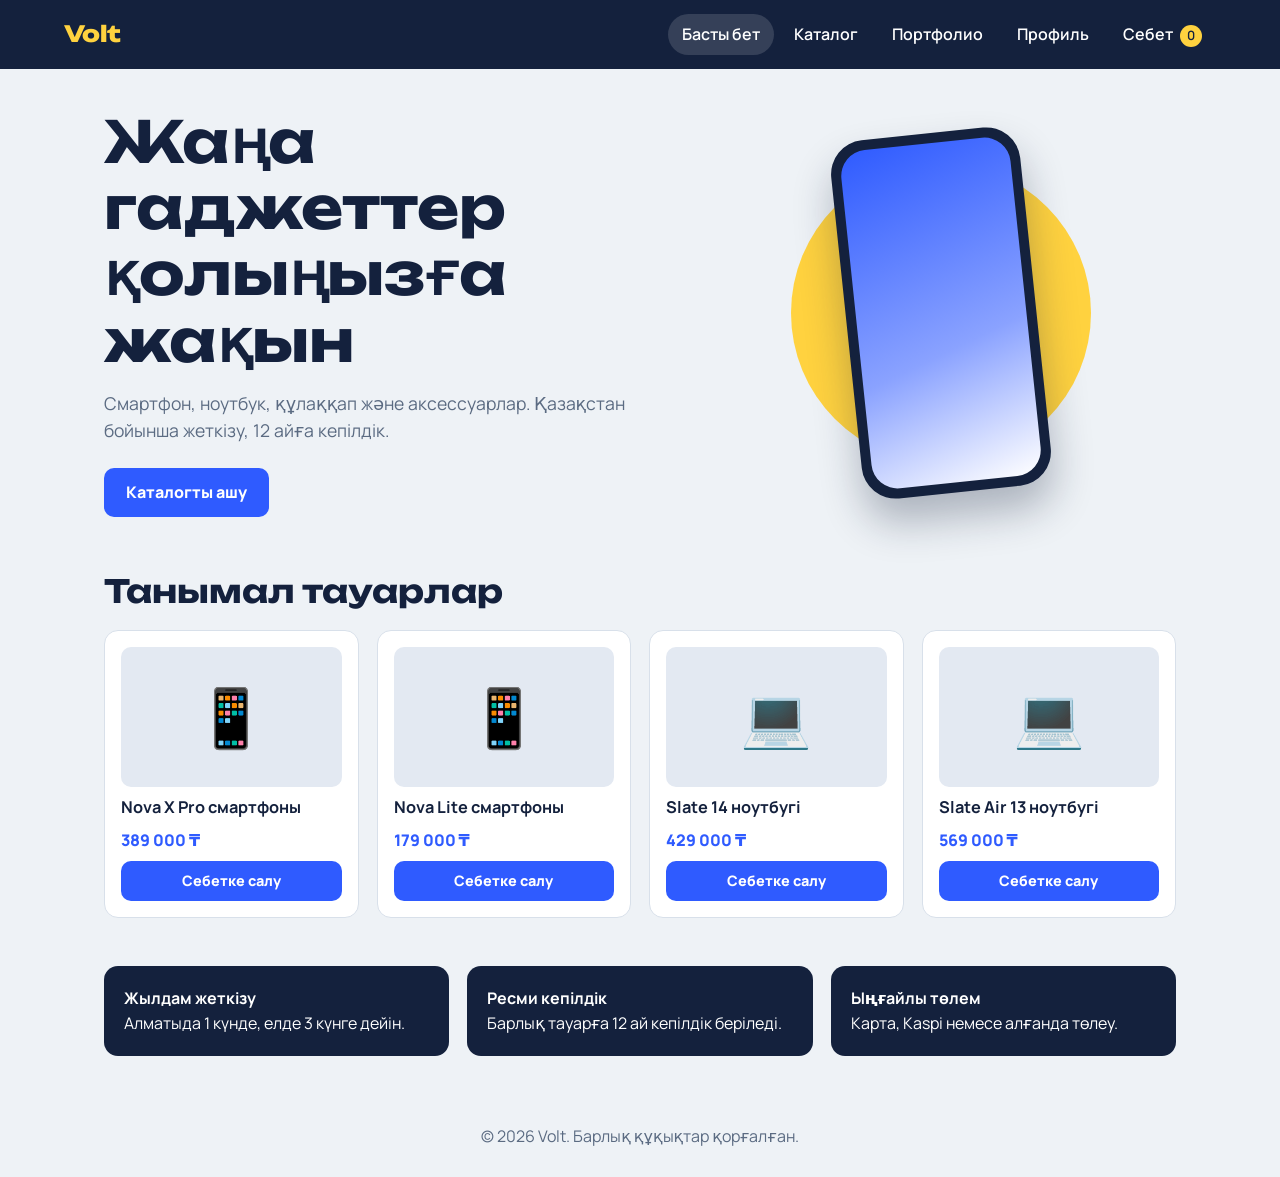
<file: index.html>
<!DOCTYPE html>
<html lang="kk">
<head>
<meta charset="UTF-8">
<meta name="viewport" content="width=device-width, initial-scale=1">
<title>Volt — гаджет дүкені</title>
<link rel="preconnect" href="https://fonts.googleapis.com">
<link rel="preconnect" href="https://fonts.gstatic.com" crossorigin>
<link href="https://fonts.googleapis.com/css2?family=Manrope:wght@400;600;800&family=Unbounded:wght@600;800&display=swap" rel="stylesheet">
<link rel="stylesheet" href="style.css">
</head>
<body>

<header class="top">
  <a class="logo" href="#home">Volt</a>
  <button class="burger" id="burger" aria-label="Мәзір" aria-expanded="false">☰</button>
  <nav id="nav">
    <a href="#home">Басты бет</a>
    <a href="#catalog">Каталог</a>
    <a href="#portfolio">Портфолио</a>
    <a href="#profile">Профиль</a>
    <a href="#cart">Себет <span id="cartCount">0</span></a>
  </nav>
</header>

<main>
  <!-- Басты бет -->
  <section class="page" id="home">
    <div class="hero">
      <div>
        <h1>Жаңа гаджеттер қолыңызға жақын</h1>
        <p class="lead">Смартфон, ноутбук, құлаққап және аксессуарлар. Қазақстан бойынша жеткізу, 12 айға кепілдік.</p>
        <a class="btn" href="#catalog">Каталогты ашу</a>
      </div>
      <div class="stage" aria-hidden="true"><div class="device"><i></i></div></div>
    </div>
    <h2 class="gap">Танымал тауарлар</h2>
    <div class="grid" id="featured"></div>
    <div class="perks">
      <div><strong>Жылдам жеткізу</strong><br>Алматыда 1 күнде, елде 3 күнге дейін.</div>
      <div><strong>Ресми кепілдік</strong><br>Барлық тауарға 12 ай кепілдік беріледі.</div>
      <div><strong>Ыңғайлы төлем</strong><br>Карта, Kaspi немесе алғанда төлеу.</div>
    </div>
  </section>

  <!-- Каталог -->
  <section class="page" id="catalog">
    <h2>Каталог</h2>
    <div class="toolbar">
      <input id="search" type="search" placeholder="Тауар атауын іздеу" aria-label="Іздеу">
      <select id="category" aria-label="Санат"><option value="">Барлық санаттар</option></select>
      <select id="sort" aria-label="Сұрыптау">
        <option value="">Сұрыптаусыз</option>
        <option value="asc">Бағасы: өсу бойынша</option>
        <option value="desc">Бағасы: кему бойынша</option>
      </select>
    </div>
    <div class="grid" id="grid"></div>
    <p class="muted" id="noResult" hidden>Ештеңе табылмады. Іздеу сөзін немесе санатты өзгертіп көріңіз.</p>
  </section>

  <!-- Себет -->
  <section class="page" id="cart">
    <h2>Себет</h2>
    <p id="cartEmpty">Себет бос. <a class="link" href="#catalog">Каталогтан тауар таңдаңыз</a>.</p>
    <div id="cartBox" hidden>
      <div id="cartList"></div>
      <div class="summary">
        <span>Барлығы: <strong id="total">0 ₸</strong></span>
        <button class="btn" id="checkout">Тапсырыс беру</button>
      </div>
    </div>
  </section>

  <!-- Профиль -->
  <section class="page" id="profile">
    <h2>Профиль</h2>
    <form class="form" id="profileForm">
      <label>Аты-жөні <input name="name" type="text" autocomplete="name"></label>
      <label>Email <input name="email" type="email" autocomplete="email"></label>
      <label>Телефон <input name="phone" type="tel" autocomplete="tel" placeholder="+7 ___ ___ __ __"></label>
      <label>Қала <input name="city" type="text" autocomplete="address-level2"></label>
      <button class="btn" type="submit">Профильді сақтау</button>
    </form>
  </section>

  <!-- Портфолио -->
  <section class="page" id="portfolio">
    <h2>Портфолио</h2>
    <div class="grid">
      <article class="card"><div class="thumb">🖥️</div><h3>Volt вебсайты</h3><p class="muted">Гаджет дүкенінің адаптивті сайты: каталог, себет, профиль.</p></article>
      <article class="card"><div class="thumb">📲</div><h3>Мобильді нұсқа</h3><p class="muted">Телефонға арналған интерфейс және Figma прототипі.</p></article>
      <article class="card"><div class="thumb">🎨</div><h3>Брендинг</h3><p class="muted">Логотип, түстер мен қаріптер жүйесі.</p></article>
    </div>
  </section>
</main>

<footer class="foot">© 2026 Volt. Барлық құқықтар қорғалған.</footer>
<div class="toast" id="toast" role="status" aria-live="polite"></div>

<script src="script.js"></script>
</body>
</html>
</file>
<file: style.css>
:root{
  --bg:#eef2f6; --ink:#14213d; --muted:#5b6b82; --blue:#2f5bff;
  --yellow:#ffd23f; --card:#fff; --line:#d8e0ea; --r:14px;
}
*{box-sizing:border-box;margin:0}
html{scroll-behavior:smooth}
body{font-family:Manrope,system-ui,sans-serif;background:var(--bg);color:var(--ink);line-height:1.55}
a{color:inherit;text-decoration:none}
:focus-visible{outline:3px solid var(--blue);outline-offset:2px}

/* Header */
.top{position:sticky;top:0;z-index:10;display:flex;align-items:center;justify-content:space-between;padding:14px 5vw;background:var(--ink);color:#fff}
.logo{font-family:Unbounded,sans-serif;font-weight:800;font-size:1.4rem;color:var(--yellow)}
nav{display:flex;gap:6px}
nav a{padding:8px 14px;border-radius:999px;font-weight:600}
nav a:hover,nav a.active{background:rgba(255,255,255,.14)}
#cartCount{display:inline-grid;place-items:center;min-width:22px;height:22px;margin-left:4px;border-radius:11px;background:var(--yellow);color:var(--ink);font-size:.8rem}
.burger{display:none;background:none;border:0;color:#fff;font-size:1.6rem;cursor:pointer}

/* Pages */
main{min-height:70vh}
.page{display:none;padding:40px 5vw;max-width:1200px;margin:0 auto}
.page.active{display:block}
h1,h2{font-family:Unbounded,sans-serif;line-height:1.15}
h1{font-size:clamp(2rem,5vw,3.6rem);margin-bottom:16px}
h2{font-size:clamp(1.4rem,3vw,2rem);margin-bottom:20px}
h2.gap{margin-top:56px}
.lead{max-width:48ch;margin-bottom:24px;color:var(--muted);font-size:1.1rem}
.muted{color:var(--muted)}
.link{color:var(--blue);font-weight:800;text-decoration:underline}

/* Hero */
.hero{display:grid;grid-template-columns:1.2fr 1fr;gap:40px;align-items:center}
.stage{position:relative;display:grid;place-items:center;min-height:380px}
.stage::before{content:"";position:absolute;width:300px;height:300px;border-radius:50%;background:var(--yellow)}
.device{position:relative;width:190px;height:360px;padding:10px;border-radius:34px;background:var(--ink);box-shadow:0 24px 40px rgba(20,33,61,.3);transform:rotate(-6deg)}
.device i{display:block;height:100%;border-radius:26px;background:linear-gradient(160deg,var(--blue),#8aa2ff 60%,#fff)}

/* Buttons */
.btn{display:inline-block;border:0;border-radius:10px;padding:12px 22px;background:var(--blue);color:#fff;font:inherit;font-weight:800;cursor:pointer;transition:background .2s}
.btn:hover{background:#1f45d6}
.btn.small{padding:9px 14px;font-size:.9rem}

/* Product cards */
.grid{display:grid;grid-template-columns:repeat(auto-fill,minmax(220px,1fr));gap:18px}
.card{display:flex;flex-direction:column;gap:8px;padding:16px;border:1px solid var(--line);border-radius:var(--r);background:var(--card)}
.card h3{font-size:1.02rem}
.card .btn{margin-top:auto}
.thumb{display:grid;place-items:center;height:140px;border-radius:10px;background:#e3e9f2;font-size:3.6rem}
.thumb.mini{width:56px;height:56px;font-size:1.8rem}
.price{font-weight:800;color:var(--blue)}

/* Perks */
.perks{display:grid;grid-template-columns:repeat(auto-fit,minmax(220px,1fr));gap:18px;margin-top:48px}
.perks div{padding:20px;border-radius:var(--r);background:var(--ink);color:#fff}

/* Catalog toolbar */
.toolbar{display:flex;flex-wrap:wrap;gap:12px;margin-bottom:24px}
input,select{padding:11px 14px;border:1px solid var(--line);border-radius:10px;background:#fff;color:var(--ink);font:inherit}
.toolbar input{flex:1 1 240px}

/* Cart */
.row{display:flex;flex-wrap:wrap;align-items:center;gap:12px;margin-bottom:10px;padding:12px;border-radius:12px;background:#fff}
.row>div:nth-child(2){flex:1 1 160px}
.qty{display:flex;align-items:center;gap:10px}
.qty button,.del{width:32px;height:32px;border:1px solid var(--line);border-radius:8px;background:#fff;font-size:1rem;cursor:pointer}
.qty button:hover,.del:hover{background:var(--bg)}
.summary{display:flex;flex-wrap:wrap;align-items:center;justify-content:space-between;gap:16px;margin-top:20px;font-size:1.2rem}

/* Profile form */
.form{display:grid;gap:16px;max-width:460px}
.form label{display:grid;gap:6px;font-weight:600}
.form .btn{justify-self:start}

/* Footer + toast */
.foot{padding:28px 5vw;text-align:center;color:var(--muted)}
.toast{position:fixed;left:50%;bottom:24px;padding:12px 20px;border-radius:10px;background:var(--ink);color:#fff;font-weight:600;opacity:0;transform:translate(-50%,20px);pointer-events:none;transition:.25s}
.toast.show{opacity:1;transform:translate(-50%,0)}

/* Mobile */
@media(max-width:760px){
  .burger{display:block}
  nav{display:none;position:absolute;top:100%;left:0;right:0;flex-direction:column;padding:10px 5vw 16px;background:var(--ink)}
  nav.open{display:flex}
  .hero{grid-template-columns:1fr}
  .stage{min-height:320px}
}
@media(prefers-reduced-motion:reduce){
  *{scroll-behavior:auto!important;transition:none!important}
}
</file>
<file: stylegit.css>
:root{
  --bg:#eef2f6; --ink:#14213d; --muted:#5b6b82; --blue:#2f5bff;
  --yellow:#ffd23f; --card:#fff; --line:#d8e0ea; --r:14px;
}
*{box-sizing:border-box;margin:0}
html{scroll-behavior:smooth}
body{font-family:Manrope,system-ui,sans-serif;background:var(--bg);color:var(--ink);line-height:1.55}
a{color:inherit;text-decoration:none}
:focus-visible{outline:3px solid var(--blue);outline-offset:2px}

/* Header */
.top{position:sticky;top:0;z-index:10;display:flex;align-items:center;justify-content:space-between;padding:14px 5vw;background:var(--ink);color:#fff}
.logo{font-family:Unbounded,sans-serif;font-weight:800;font-size:1.4rem;color:var(--yellow)}
nav{display:flex;gap:6px}
nav a{padding:8px 14px;border-radius:999px;font-weight:600}
nav a:hover,nav a.active{background:rgba(255,255,255,.14)}
#cartCount{display:inline-grid;place-items:center;min-width:22px;height:22px;margin-left:4px;border-radius:11px;background:var(--yellow);color:var(--ink);font-size:.8rem}
.burger{display:none;background:none;border:0;color:#fff;font-size:1.6rem;cursor:pointer}

/* Pages */
main{min-height:70vh}
.page{display:none;padding:40px 5vw;max-width:1200px;margin:0 auto}
.page.active{display:block}
h1,h2{font-family:Unbounded,sans-serif;line-height:1.15}
h1{font-size:clamp(2rem,5vw,3.6rem);margin-bottom:16px}
h2{font-size:clamp(1.4rem,3vw,2rem);margin-bottom:20px}
h2.gap{margin-top:56px}
.lead{max-width:48ch;margin-bottom:24px;color:var(--muted);font-size:1.1rem}
.muted{color:var(--muted)}
.link{color:var(--blue);font-weight:800;text-decoration:underline}

/* Hero */
.hero{display:grid;grid-template-columns:1.2fr 1fr;gap:40px;align-items:center}
.stage{position:relative;display:grid;place-items:center;min-height:380px}
.stage::before{content:"";position:absolute;width:300px;height:300px;border-radius:50%;background:var(--yellow)}
.device{position:relative;width:190px;height:360px;padding:10px;border-radius:34px;background:var(--ink);box-shadow:0 24px 40px rgba(20,33,61,.3);transform:rotate(-6deg)}
.device i{display:block;height:100%;border-radius:26px;background:linear-gradient(160deg,var(--blue),#8aa2ff 60%,#fff)}

/* Buttons */
.btn{display:inline-block;border:0;border-radius:10px;padding:12px 22px;background:var(--blue);color:#fff;font:inherit;font-weight:800;cursor:pointer;transition:background .2s}
.btn:hover{background:#1f45d6}
.btn.small{padding:9px 14px;font-size:.9rem}

/* Product cards */
.grid{display:grid;grid-template-columns:repeat(auto-fill,minmax(220px,1fr));gap:18px}
.card{display:flex;flex-direction:column;gap:8px;padding:16px;border:1px solid var(--line);border-radius:var(--r);background:var(--card)}
.card h3{font-size:1.02rem}
.card .btn{margin-top:auto}
.thumb{display:grid;place-items:center;height:140px;border-radius:10px;background:#e3e9f2;font-size:3.6rem}
.thumb.mini{width:56px;height:56px;font-size:1.8rem}
.price{font-weight:800;color:var(--blue)}

/* Perks */
.perks{display:grid;grid-template-columns:repeat(auto-fit,minmax(220px,1fr));gap:18px;margin-top:48px}
.perks div{padding:20px;border-radius:var(--r);background:var(--ink);color:#fff}

/* Catalog toolbar */
.toolbar{display:flex;flex-wrap:wrap;gap:12px;margin-bottom:24px}
input,select{padding:11px 14px;border:1px solid var(--line);border-radius:10px;background:#fff;color:var(--ink);font:inherit}
.toolbar input{flex:1 1 240px}

/* Cart */
.row{display:flex;flex-wrap:wrap;align-items:center;gap:12px;margin-bottom:10px;padding:12px;border-radius:12px;background:#fff}
.row>div:nth-child(2){flex:1 1 160px}
.qty{display:flex;align-items:center;gap:10px}
.qty button,.del{width:32px;height:32px;border:1px solid var(--line);border-radius:8px;background:#fff;font-size:1rem;cursor:pointer}
.qty button:hover,.del:hover{background:var(--bg)}
.summary{display:flex;flex-wrap:wrap;align-items:center;justify-content:space-between;gap:16px;margin-top:20px;font-size:1.2rem}

/* Profile form */
.form{display:grid;gap:16px;max-width:460px}
.form label{display:grid;gap:6px;font-weight:600}
.form .btn{justify-self:start}

/* Footer + toast */
.foot{padding:28px 5vw;text-align:center;color:var(--muted)}
.toast{position:fixed;left:50%;bottom:24px;padding:12px 20px;border-radius:10px;background:var(--ink);color:#fff;font-weight:600;opacity:0;transform:translate(-50%,20px);pointer-events:none;transition:.25s}
.toast.show{opacity:1;transform:translate(-50%,0)}

/* Mobile */
@media(max-width:760px){
  .burger{display:block}
  nav{display:none;position:absolute;top:100%;left:0;right:0;flex-direction:column;padding:10px 5vw 16px;background:var(--ink)}
  nav.open{display:flex}
  .hero{grid-template-columns:1fr}
  .stage{min-height:320px}
}
@media(prefers-reduced-motion:reduce){
  *{scroll-behavior:auto!important;transition:none!important}
}
</file>
